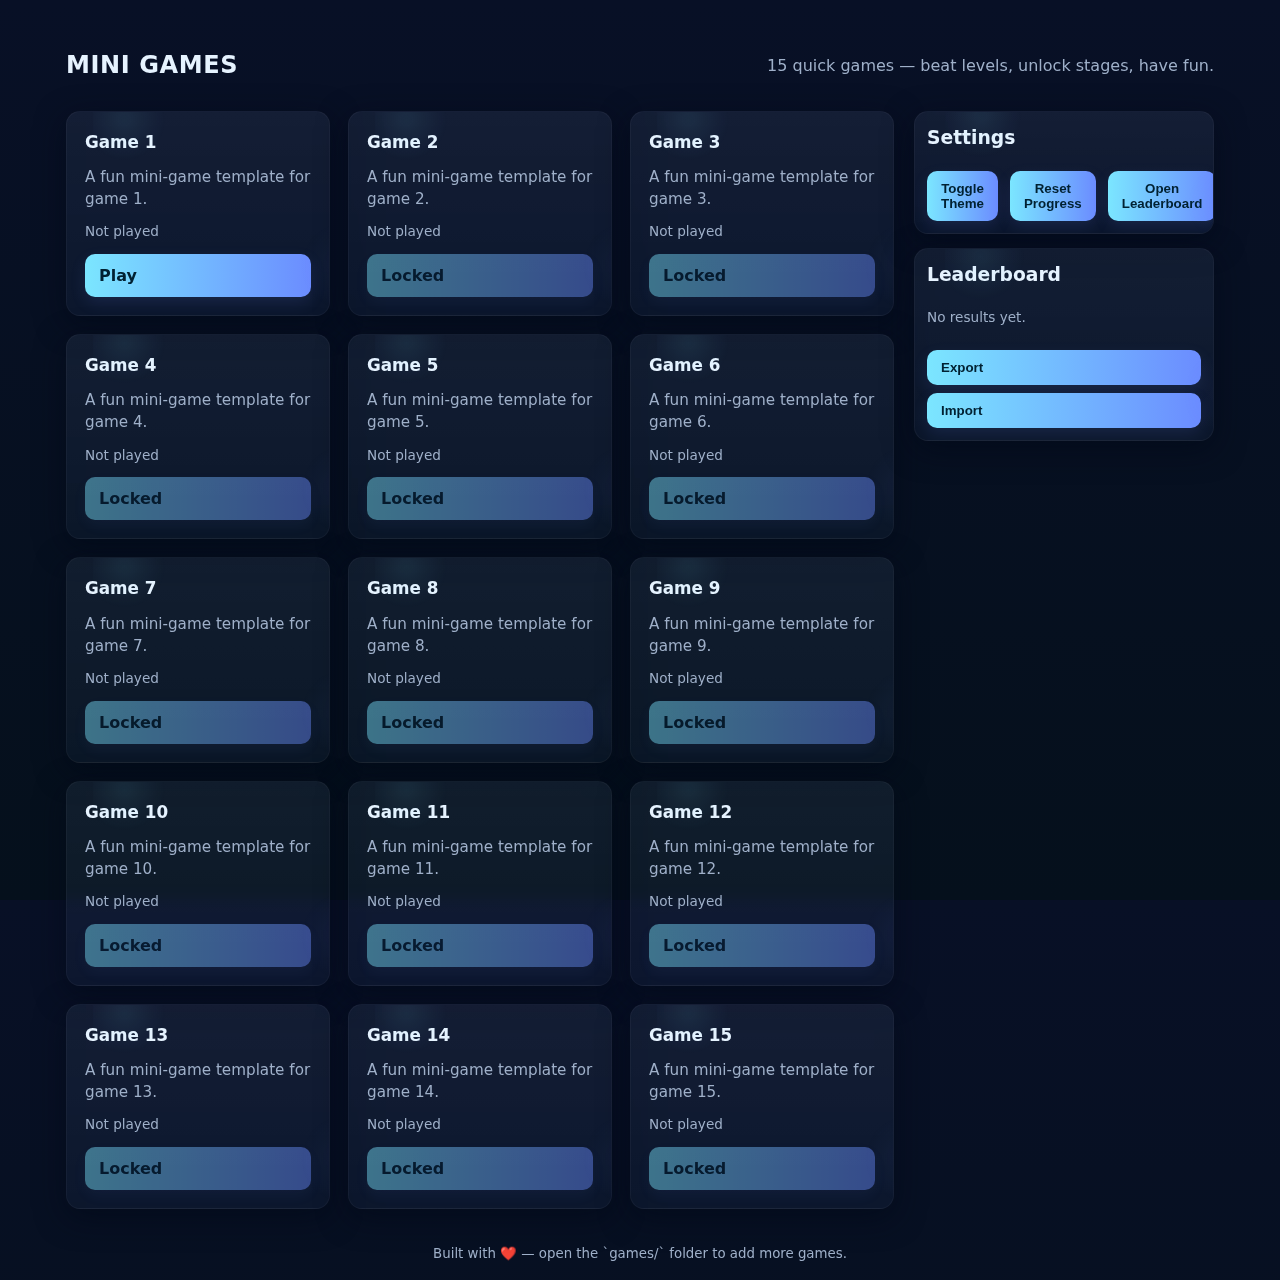
<file: MINI GAMES/index.html>
<!doctype html>
<html lang="en">
    <head>
        <meta charset="utf-8">
        <meta name="viewport" content="width=device-width,initial-scale=1">
        <title>MINI GAMES — Home</title>
        <link rel="stylesheet" href="style.css">
        <link rel="stylesheet" href="css/style.css">
        <script src="js/main.js" defer></script>
    </head>
    <body>
        <div class="site">
            <header class="site-header">
                <h1>MINI GAMES</h1>
                <p>15 quick games — beat levels, unlock stages, have fun.</p>
            </header>

                        <div style="display:flex;gap:20px;align-items:flex-start;">
                            <section class="stages" style="flex:1;">
                                    <div class="games-grid" id="stagesGrid">
                                            <!-- stage cards generated by JS -->
                                    </div>
                            </section>

                            <aside style="width:300px;">
                                <div class="game-card" style="padding:12px;">
                                    <h3 style="margin-bottom:8px">Settings</h3>
                                    <div class="controls">
                                        <button id="themeBtn" class="btn">Toggle Theme</button>
                                                                        <button id="resetBtn" class="btn">Reset Progress</button>
                                                                        <button id="openLb" class="btn">Open Leaderboard</button>
                                    </div>
                                </div>

                                <div class="game-card" style="margin-top:14px;padding:12px;">
                                    <h3 style="margin-bottom:8px">Leaderboard</h3>
                                    <div id="leaderboard" class="meta">Loading...</div>
                                                                    <div style="margin-top:10px;display:flex;flex-direction:column;gap:8px">
                                                                        <button id="exportBtn" class="btn">Export</button>
                                                                        <button id="importBtn" class="btn">Import</button>
                                                                    </div>
                                                                </div>
                            </aside>
                        </div>

                        <footer class="footer">
                                <small>Built with ❤️ — open the `games/` folder to add more games.</small>
                        </footer>
        </div>
    </body>
        <script>
            function renderLeaderboard(){
                const lb = document.getElementById('leaderboard');
                if (!lb) return;
                const data = window.getLeaderboard();
                const keys = Object.keys(data).sort();
                if (!keys.length) { lb.textContent = 'No results yet.'; return; }
                lb.innerHTML = keys.map(k=>{
                    const r = data[k];
                    return `<div style="margin-bottom:6px"><strong>Game ${k}:</strong> ${r.value}${r.mode==='higher'? ' pts' : r.mode==='lower'? ' s' : ''}</div>`;
                }).join('');
            }

            document.addEventListener('DOMContentLoaded', ()=>{
                renderLeaderboard();
                document.getElementById('themeBtn').addEventListener('click', ()=>{ window.toggleTheme(); });
                document.getElementById('resetBtn').addEventListener('click', ()=>{ if(confirm('Reset progress?')){ window.resetProgress(); renderLeaderboard(); } });
                        document.getElementById('openLb').addEventListener('click', ()=>{ document.getElementById('lbModal').style.display='block'; renderLbModal(); });
                        document.getElementById('exportBtn').addEventListener('click', ()=>{ const data = window.exportProgress(); navigator.clipboard && navigator.clipboard.writeText(data); alert('Export copied to clipboard'); });
                        document.getElementById('importBtn').addEventListener('click', ()=>{ const j = prompt('Paste exported JSON'); if (j && window.importProgress(j)) { alert('Imported'); renderLeaderboard(); } else alert('Import failed'); });
            });
    
                function renderLbModal(){
                    const el = document.getElementById('lbContent');
                    const data = window.getLeaderboard();
                    const keys = Object.keys(data).sort();
                    if (!keys.length) { el.innerHTML = '<div class="meta">No results yet.</div>'; return; }
                    el.innerHTML = keys.map(k=>{ const r=data[k]; return `<div style="padding:6px 0;border-bottom:1px solid rgba(255,255,255,0.04)"><strong>Game ${k}</strong>: ${r.value}${r.mode==='higher'?' pts': r.mode==='lower'?' s':''}</div>` }).join('');
                }

                // modal close
                document.addEventListener('click', (e)=>{ if (e.target && e.target.id==='lbModalClose') document.getElementById('lbModal').style.display='none'; });
        </script>

                <div id="lbModal" style="display:none;position:fixed;left:0;top:0;right:0;bottom:0;background:rgba(2,6,15,0.6);align-items:center;justify-content:center;padding:20px">
                    <div style="max-width:720px;margin:auto;background:linear-gradient(180deg,rgba(255,255,255,0.03),rgba(255,255,255,0.02));padding:18px;border-radius:12px;">
                        <div style="display:flex;justify-content:space-between;align-items:center"><h3>Leaderboard</h3><button id="lbModalClose" class="btn">Close</button></div>
                        <div id="lbContent" style="margin-top:12px;max-height:400px;overflow:auto"></div>
                    </div>
                </div>
</html>
</file>
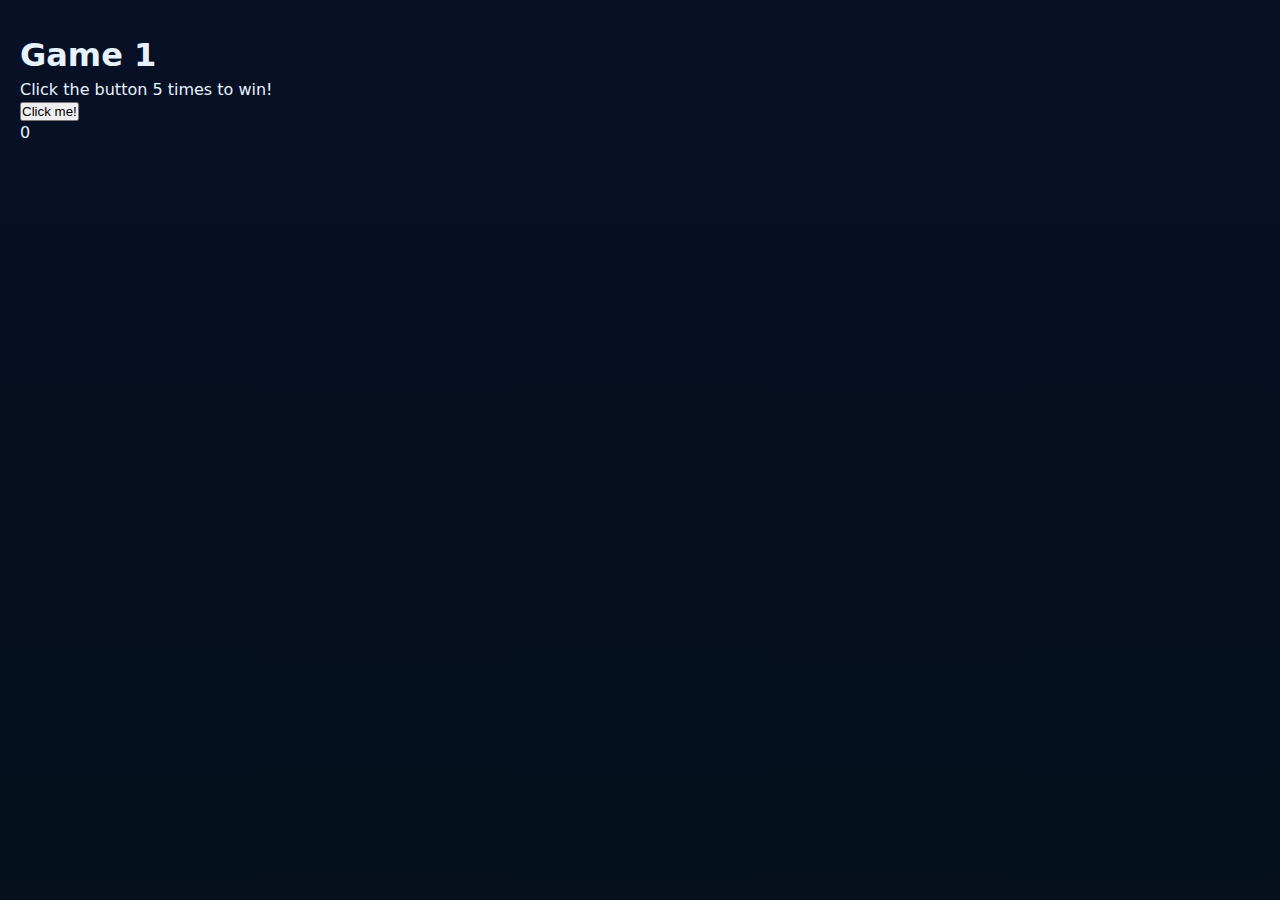
<file: MINI GAMES/game1.html>
<link rel="stylesheet" href="css/style.css">
<script src="js/main.js" defer></script>


<!DOCTYPE html>
<html lang="en">
<head>
<meta charset="UTF-8">
<meta name="viewport" content="width=device-width, initial-scale=1.0">
<title>Game 1</title>
<link rel="stylesheet" href="css/style.css">
<script src="js/main.js" defer></script>
</head>
<body>
<h1>Game 1</h1>
<p>Click the button 5 times to win!</p>
<button id="btn">Click me!</button>
<p id="score">0</p>

<script>
let score=0;
document.getElementById('btn').onclick=()=>{
    score++;
    document.getElementById('score').innerText=score;
    if(score>=5){
        alert("You completed Game 1!");
        localStorage.setItem('stage2Unlocked','true');
        window.location.href='stage1.html';
    }
};
</script>
</body>
</html>
</file>
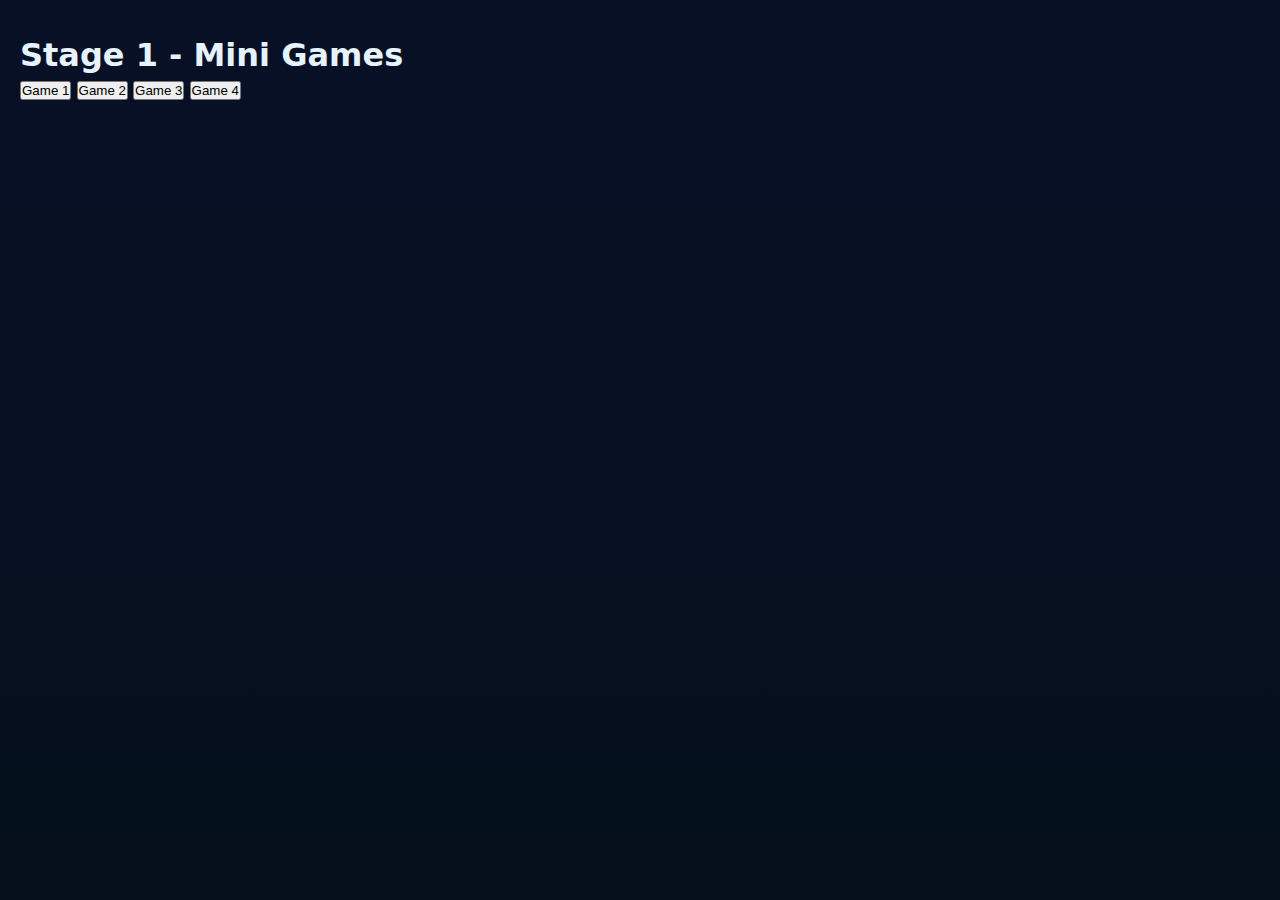
<file: MINI GAMES/stage1.html>
<link rel="stylesheet" href="css/style.css">
<script src="js/main.js" defer></script>


<!DOCTYPE html>
<html lang="en">
<head>
<meta charset="UTF-8">
<meta name="viewport" content="width=device-width, initial-scale=1.0">
<title>Stage 1</title>
<link rel="stylesheet" href="css/style.css">
<script src="js/main.js" defer></script>
</head>
<body>
<h1>Stage 1 - Mini Games</h1>
<div class="games">
    <button onclick="playGame(1)">Game 1</button>
    <button onclick="playGame(2)">Game 2</button>
    <button onclick="playGame(3)">Game 3</button>
    <button onclick="playGame(4)">Game 4</button>
</div>
<script>
function playGame(num){ window.location.href=`game${num}.html`; }
</script>
</body>
</html>
</file>
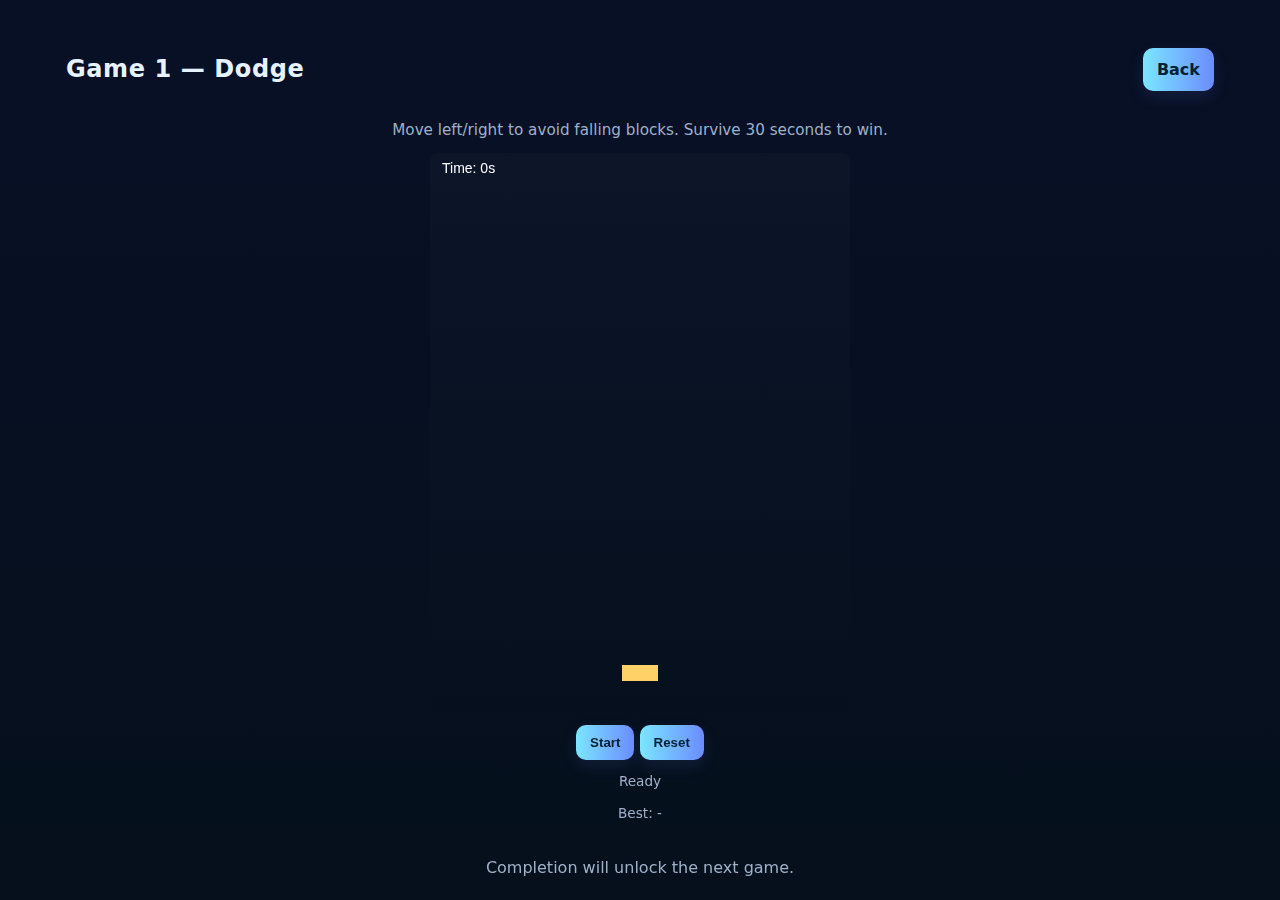
<file: MINI GAMES/games/game1.html>
<!doctype html>
<html lang="en">
<head>
  <meta charset="utf-8">
  <meta name="viewport" content="width=device-width,initial-scale=1">
  <title>Game 1 — Dodge</title>
  <link rel="stylesheet" href="../style.css">
  <link rel="stylesheet" href="../css/style.css">
  <style>
    /* small overrides for the game page */
    .play-area { display:flex; flex-direction:column; gap:12px; align-items:center; }
    canvas { background:linear-gradient(180deg, rgba(255,255,255,0.02), rgba(0,0,0,0.02)); border-radius:8px; }
  </style>
</head>
<body>
  <div class="site">
    <header class="site-header">
      <h1>Game 1 — Dodge</h1>
      <a class="btn" href="../index.html">Back</a>
    </header>

    <main class="play-area">
      <p class="game-desc">Move left/right to avoid falling blocks. Survive 30 seconds to win.</p>
      <canvas id="gameCanvas" width="420" height="560"></canvas>
      <div>
        <button id="startBtn" class="btn">Start</button>
        <button id="resetBtn" class="btn">Reset</button>
      </div>
      <div id="status" class="meta">Ready</div>
      <div id="best" class="meta">Best: -</div>
    </main>

    <footer class="footer">Completion will unlock the next game.</footer>
  </div>

  <script>
  // Simple canvas dodge game as an example
  const canvas = document.getElementById('gameCanvas');
  const ctx = canvas.getContext('2d');
  const player = { x:canvas.width/2 - 18, y: canvas.height - 48, w:36, h:16, speed:6 };
  let obstacles = [];
  let running = false;
  let elapsed = 0;
  let lastTs = 0;
  let score = 0;

  document.addEventListener('keydown', (e)=>{
    if (!running) return;
    if (e.key === 'ArrowLeft') player.x -= player.speed*2;
    if (e.key === 'ArrowRight') player.x += player.speed*2;
    player.x = Math.max(0, Math.min(canvas.width - player.w, player.x));
  });

  function spawnObstacle(){
    const w = 24 + Math.random()*48;
    const x = Math.random()*(canvas.width - w);
    obstacles.push({ x, y:-20, w, h:12, speed: 1 + Math.random()*2 });
  }

  function update(dt){
    elapsed += dt;
    if (elapsed > 30_000) { // 30s win
      running = false; 
      const seconds = Math.floor(elapsed/1000);
      document.getElementById('status').textContent = `You win! ${seconds}s`;
      try { // use global helper to set score and unlock next
        if (window.setScore) window.setScore(1, seconds);
        else {
          const state = JSON.parse(localStorage.getItem('miniGamesState')) || { unlocked:1, scores:{} };
          state.unlocked = Math.max(state.unlocked||1, 2);
          state.scores = state.scores || {};
          state.scores[1] = Math.min(state.scores[1] || 9999, seconds);
          localStorage.setItem('miniGamesState', JSON.stringify(state));
        }
      } catch(e){console.warn(e)}
      updateBest();
      return;
    }

    // spawn occasionally
    if (Math.random() < 0.02) spawnObstacle();

    obstacles.forEach(o=> o.y += o.speed*dt*0.06);
    obstacles = obstacles.filter(o=> o.y < canvas.height + 40);

    // collision
    for (const o of obstacles){
      if (o.x < player.x + player.w && o.x + o.w > player.x && o.y < player.y + player.h && o.y + o.h > player.y){
        running = false; document.getElementById('status').textContent = 'You crashed! Try again.'; return;
      }
    }
  }

  function draw(){
    ctx.clearRect(0,0,canvas.width,canvas.height);
    // player
    ctx.fillStyle = '#ffd166'; ctx.fillRect(player.x, player.y, player.w, player.h);
    // obstacles
    ctx.fillStyle = '#ff6b6b';
    obstacles.forEach(o=> ctx.fillRect(o.x, o.y, o.w, o.h));
    // timer
    ctx.fillStyle = '#fff'; ctx.font = '14px sans-serif';
    ctx.fillText(`Time: ${Math.floor(elapsed/1000)}s`, 12, 20);
  }

  function loop(ts){
    if (!lastTs) lastTs = ts; const dt = ts - lastTs; lastTs = ts;
    if (running) update(dt);
    draw();
    requestAnimationFrame(loop);
  }

  document.getElementById('startBtn').addEventListener('click', ()=>{
    if (!running){ running=true; elapsed=0; obstacles=[]; lastTs=0; document.getElementById('status').textContent='Playing'; }
  });
  document.getElementById('resetBtn').addEventListener('click', ()=>{ running=false; elapsed=0; obstacles=[]; document.getElementById('status').textContent='Ready'; });

  requestAnimationFrame(loop);

  function updateBest(){
    try{
      let best = null;
      if (window.getScore) best = window.getScore(1);
      else {
        const state = JSON.parse(localStorage.getItem('miniGamesState')) || { scores:{} };
        best = state.scores && state.scores[1];
      }
      document.getElementById('best').textContent = best ? `Best: ${best}s` : 'Best: -';
    }catch(e){}
  }

  // show best on load
  updateBest();
  </script>
</body>
</html>
</file>
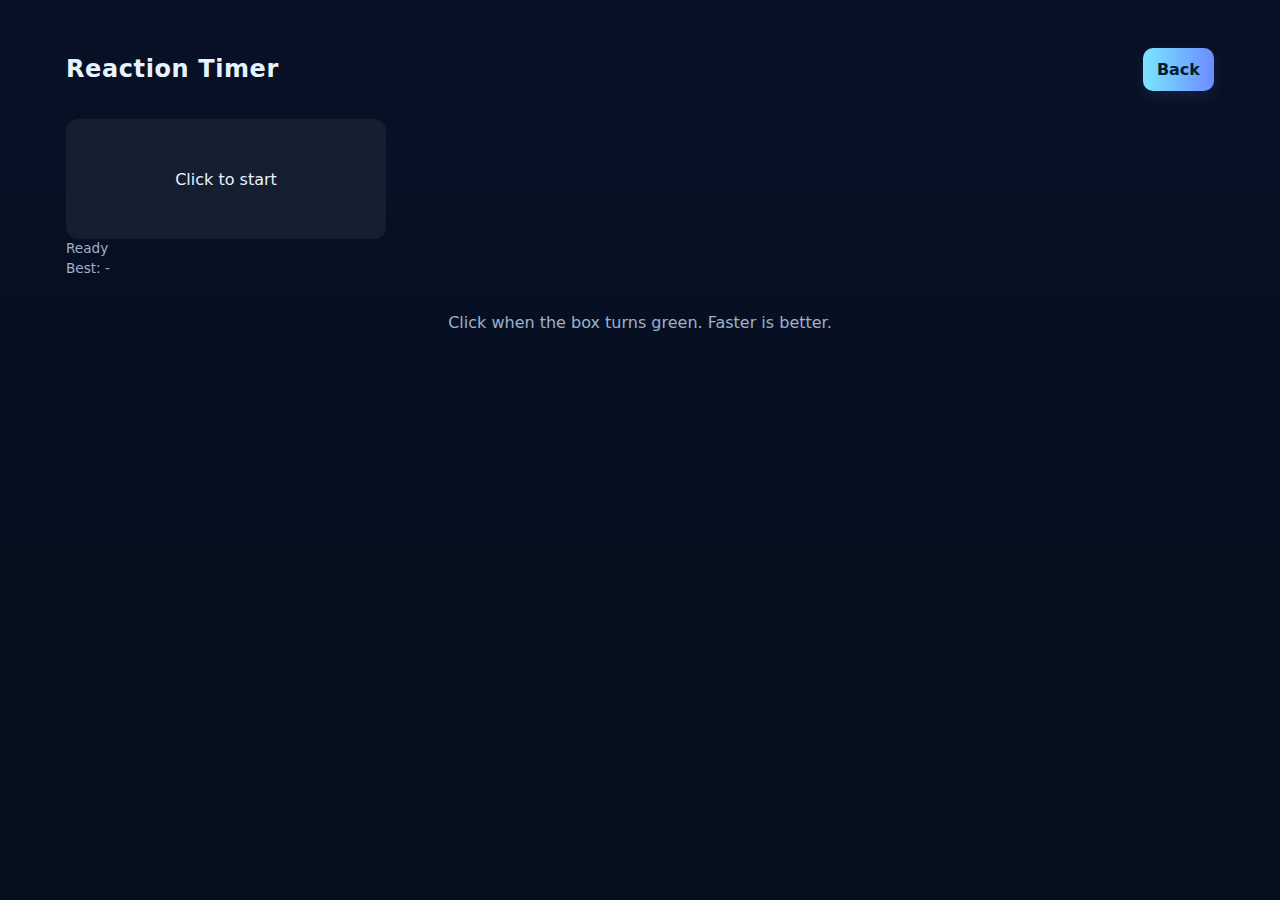
<file: MINI GAMES/games/game2.html>
<!doctype html>
<html lang="en">
<head>
  <meta charset="utf-8">
  <meta name="viewport" content="width=device-width,initial-scale=1">
  <title>Game 2 — Reaction Timer</title>
  <link rel="stylesheet" href="../style.css">
  <link rel="stylesheet" href="../css/style.css">
</head>
<body>
  <div class="site">
    <header class="site-header">
      <h1>Reaction Timer</h1>
      <a class="btn" href="../index.html">Back</a>
    </header>

    <main class="play-area center" style="flex-direction:column;">
      <div id="box" style="width:320px;height:120px;border-radius:12px;display:flex;align-items:center;justify-content:center;background:var(--glass);cursor:pointer;">
        <div id="boxText">Click to start</div>
      </div>
      <div id="status" class="meta">Ready</div>
      <div id="best" class="meta">Best: -</div>
    </main>

    <footer class="footer">Click when the box turns green. Faster is better.</footer>
  </div>

  <script>
  const box = document.getElementById('box');
  const boxText = document.getElementById('boxText');
  const status = document.getElementById('status');
  let phase = 'idle';
  let startAt = 0;
  let timer = null;

  function setBest(v){ try{ if(window.setResult) window.setResult(2, Math.round(v), 'lower'); }catch(e){}; updateBest(); }
  function updateBest(){ try{ const r = window.getResult?window.getResult(2):JSON.parse(localStorage.getItem('miniGamesState')||'{}').results&&JSON.parse(localStorage.getItem('miniGamesState')).results[2]; document.getElementById('best').textContent = r? `Best: ${r.value}s`:'Best: -'; }catch(e){} }

  box.addEventListener('click', ()=>{
    if (phase === 'idle'){
      phase = 'waiting';
      box.style.background = 'rgba(255,180,100,0.12)';
      boxText.textContent = 'Wait for green...';
      status.textContent = '';
      const delay = 800 + Math.random()*2000;
      timer = setTimeout(()=>{
        phase = 'go'; startAt = performance.now(); box.style.background = 'linear-gradient(90deg,#8ef0c9,#7be6ff)'; boxText.textContent='CLICK!';
      }, delay);
    } else if (phase === 'waiting'){
      // clicked too early
      clearTimeout(timer); phase = 'idle'; box.style.background='var(--glass)'; boxText.textContent='Too soon! Click to retry'; status.textContent='Too soon!';
    } else if (phase === 'go'){
      const dt = (performance.now() - startAt)/1000;
      status.textContent = `Reaction: ${dt.toFixed(3)}s`;
      setBest(dt.toFixed(3));
      phase = 'idle'; box.style.background='var(--glass)'; boxText.textContent='Click to start';
    }
  });

  updateBest();
  </script>
</body>
</html>
</file>
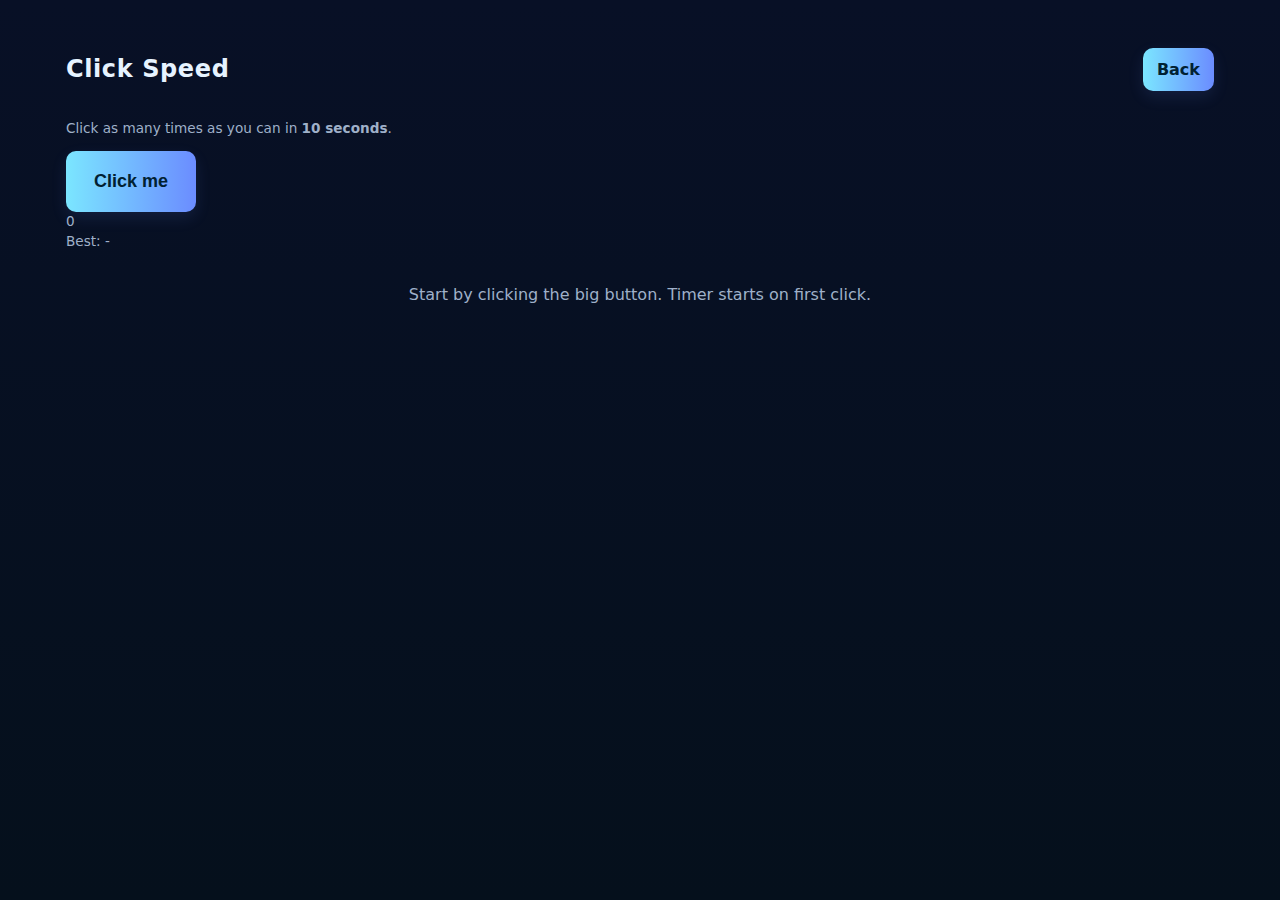
<file: MINI GAMES/games/game3.html>
<!doctype html>
<html lang="en">
<head>
  <meta charset="utf-8">
  <meta name="viewport" content="width=device-width,initial-scale=1">
  <title>Game 3 — Click Speed</title>
  <link rel="stylesheet" href="../style.css">
  <link rel="stylesheet" href="../css/style.css">
</head>
<body>
  <div class="site">
    <header class="site-header">
      <h1>Click Speed</h1>
      <a class="btn" href="../index.html">Back</a>
    </header>

    <main class="play-area center" style="flex-direction:column;">
      <div class="meta">Click as many times as you can in <strong>10 seconds</strong>.</div>
      <button id="clickBtn" class="btn" style="font-size:18px;padding:20px 28px;margin-top:12px;">Click me</button>
      <div id="score" class="meta">0</div>
      <div id="best" class="meta">Best: -</div>
    </main>

    <footer class="footer">Start by clicking the big button. Timer starts on first click.</footer>
  </div>

  <script>
  const clickBtn = document.getElementById('clickBtn');
  const scoreEl = document.getElementById('score');
  let started = false; let count = 0; let endAt = 0; let timerId = null;

  function finish(){
    started=false; clickBtn.disabled=true; scoreEl.textContent = count; if(window.setResult) window.setResult(3, count, 'higher'); document.getElementById('best').textContent = window.getResult? `Best: ${window.getResult(3).value}` : 'Best: -';
  }

  clickBtn.addEventListener('click', ()=>{
    if (!started){ started=true; count=0; clickBtn.textContent='Click!'; scoreEl.textContent=0; endAt = performance.now() + 10000; timerId = setInterval(()=>{ if(performance.now()>endAt){ clearInterval(timerId); finish(); } }, 50); }
    if (started){ count++; scoreEl.textContent = count; }
  });

  // show best on load
  try{ const r = window.getResult?window.getResult(3):null; document.getElementById('best').textContent = r? `Best: ${r.value}`:'Best: -'; }catch(e){}
  </script>
</body>
</html>
</file>
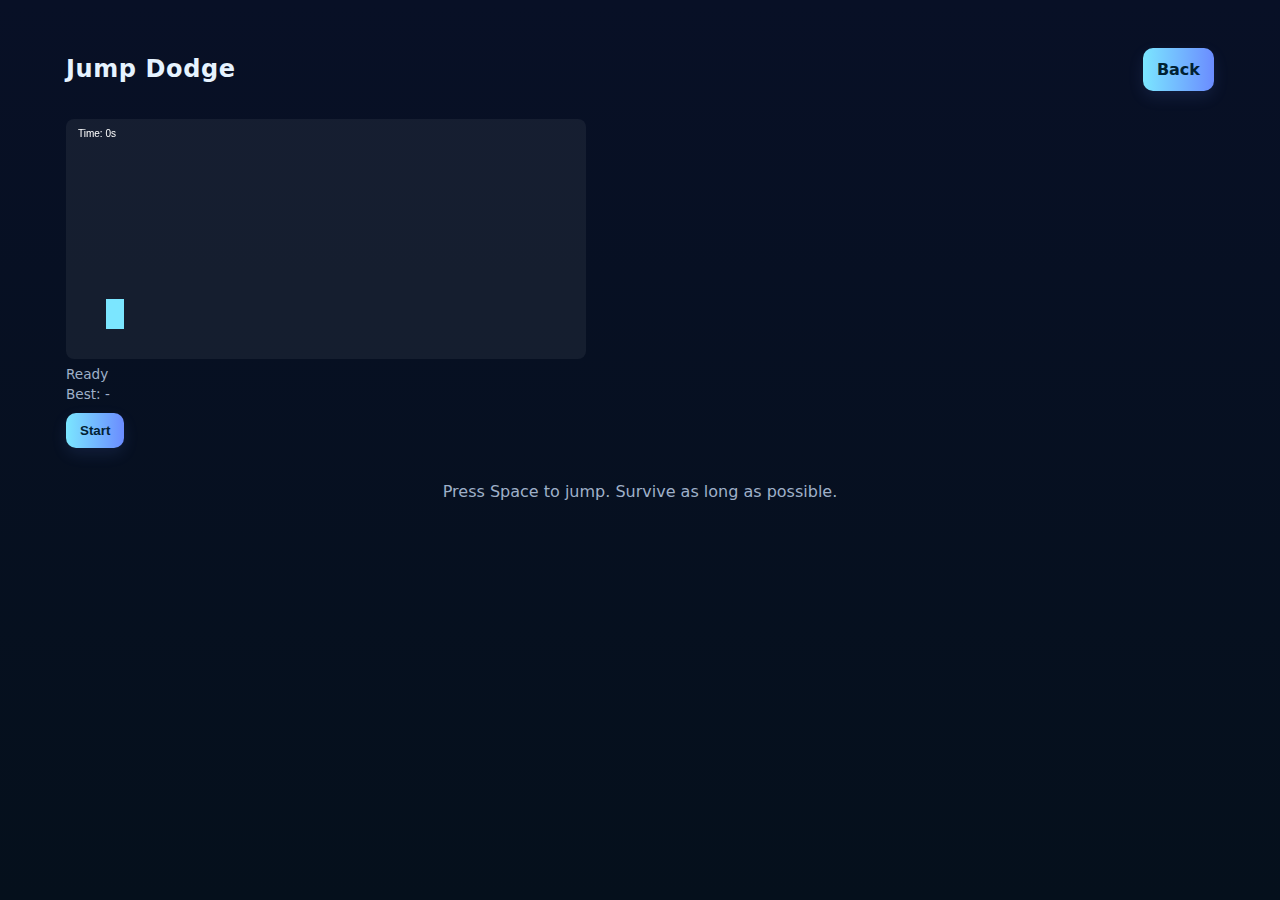
<file: MINI GAMES/games/game4.html>
<!doctype html>
<html lang="en">
<head>
  <meta charset="utf-8">
  <meta name="viewport" content="width=device-width,initial-scale=1">
  <title>Game 4 — Jump Dodge</title>
  <link rel="stylesheet" href="../style.css">
  <link rel="stylesheet" href="../css/style.css">
</head>
<body>
  <div class="site">
    <header class="site-header">
      <h1>Jump Dodge</h1>
      <a class="btn" href="../index.html">Back</a>
    </header>

    <main class="play-area center" style="flex-direction:column;">
      <canvas id="c" width="520" height="240" style="border-radius:8px;background:var(--glass);"></canvas>
      <div id="status" class="meta">Ready</div>
      <div id="best" class="meta">Best: -</div>
      <div style="margin-top:8px"><button id="start" class="btn">Start</button></div>
    </main>

    <footer class="footer">Press Space to jump. Survive as long as possible.</footer>
  </div>

  <script>
  const canvas = document.getElementById('c'); const ctx = canvas.getContext('2d');
  let running=false, last=0, t0=0, best=null; const player={x:40,y:180,w:18,h:30,vy:0}; let obstacles=[];

  function spawn(){ obstacles.push({x:canvas.width+20,y:180-12,w:18,h:12,speed:2+Math.random()*2}); }

  function update(dt){
    if (!running) return; t0+=dt; player.vy += 0.002*dt; player.y += player.vy*dt*0.06;
    if (player.y>180) { player.y=180; player.vy=0; }
    if (Math.random()<0.01) spawn();
    obstacles.forEach(o=> o.x -= o.speed*dt*0.06);
    obstacles = obstacles.filter(o=> o.x+o.w> -20);
    for (const o of obstacles){ if (o.x < player.x+player.w && o.x+o.w>player.x && o.y<player.y+player.h && o.y+o.h>player.y){ stop(); } }
  }

  function draw(){ ctx.clearRect(0,0,canvas.width,canvas.height); ctx.fillStyle='#7be6ff'; ctx.fillRect(player.x,player.y,player.w,player.h); ctx.fillStyle='#ff6b6b'; obstacles.forEach(o=>ctx.fillRect(o.x,o.y,o.w,o.h)); ctx.fillStyle='#fff'; ctx.fillText(`Time: ${Math.floor(t0/1000)}s`,12,18); }

  function loop(ts){ if(!last) last=ts; const dt=ts-last; last=ts; if (running) update(dt); draw(); requestAnimationFrame(loop); }

  function start(){ running=true; last=0; t0=0; obstacles=[]; player.y=180; player.vy=0; document.getElementById('status').textContent='Playing'; }
  function stop(){ running=false; document.getElementById('status').textContent='Crashed'; const seconds = Math.floor(t0/1000); try{ if(window.setResult) window.setResult(4, seconds, 'higher'); }catch(e){}; updateBest(); }

  function updateBest(){ try{ const r = window.getResult?window.getResult(4):null; document.getElementById('best').textContent = r? `Best: ${r.value}s`:'Best: -'; }catch(e){} }

  document.addEventListener('keydown', (e)=>{ if (e.code==='Space'){ if (!running) start(); else if (player.y>=178) player.vy = -7; } });
  document.getElementById('start').addEventListener('click', ()=> start());
  requestAnimationFrame(loop);
  updateBest();
  </script>
</body>
</html>
</file>
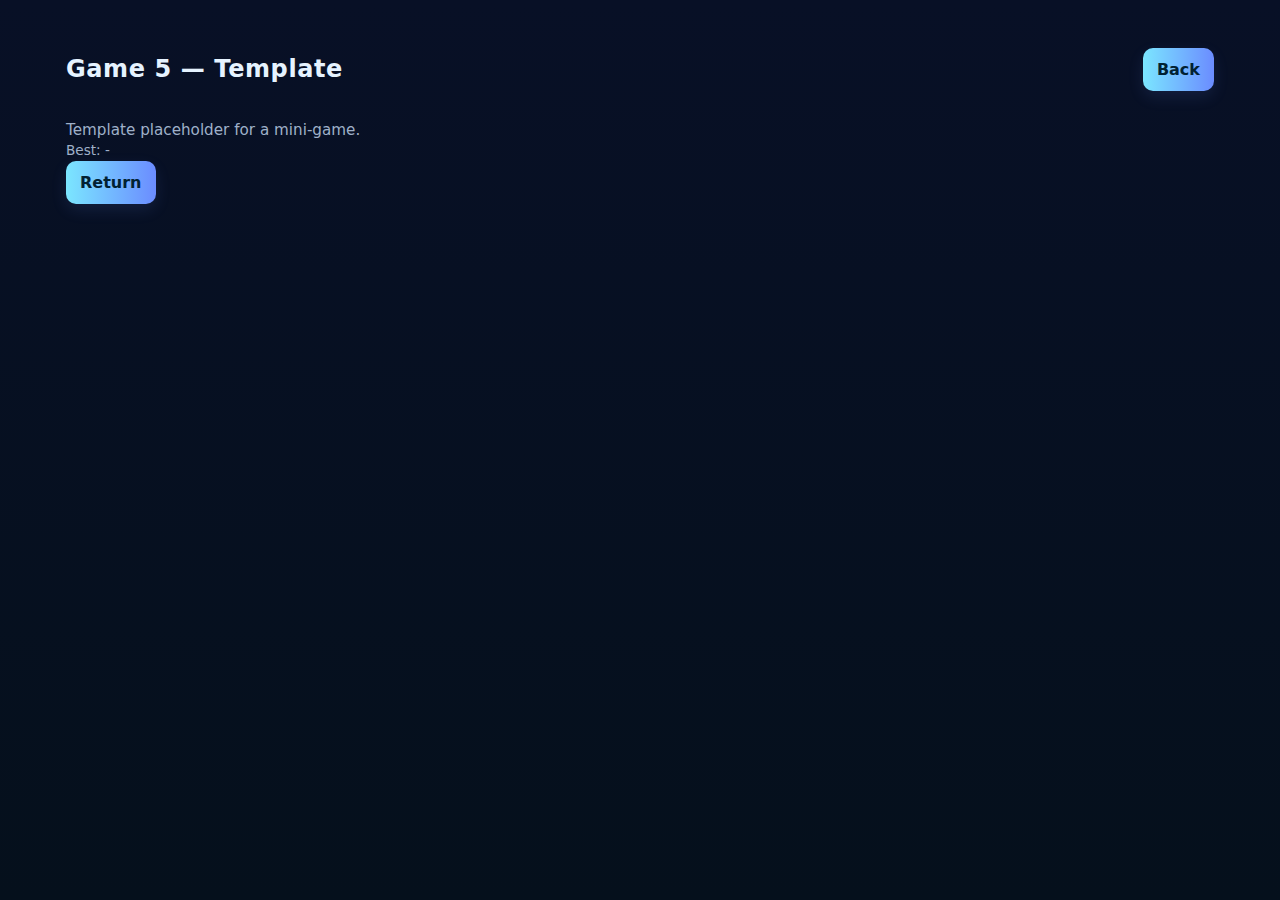
<file: MINI GAMES/games/game5.html>
<!doctype html>
<html lang="en">
<head>
  <meta charset="utf-8">
  <meta name="viewport" content="width=device-width,initial-scale=1">
  <title>Game 5 — Template</title>
  <link rel="stylesheet" href="../style.css">
  <link rel="stylesheet" href="../css/style.css">
</head>
<body>
  <div class="site">
    <header class="site-header">
      <h1>Game 5 — Template</h1>
      <a class="btn" href="../index.html">Back</a>
    </header>
    <main class="play-area">
      <p class="game-desc">Template placeholder for a mini-game.</p>
      <div id="best" class="meta">Best: -</div>
      <a class="btn" href="../index.html">Return</a>
    </main>
    <script>try{ const r = window.getResult?window.getResult(5):null; document.getElementById('best').textContent = r? `Best: ${r.value}`:'Best: -'; }catch(e){};</script>
    <footer class="footer"></footer>
  </div>
</body>
</html>
</file>
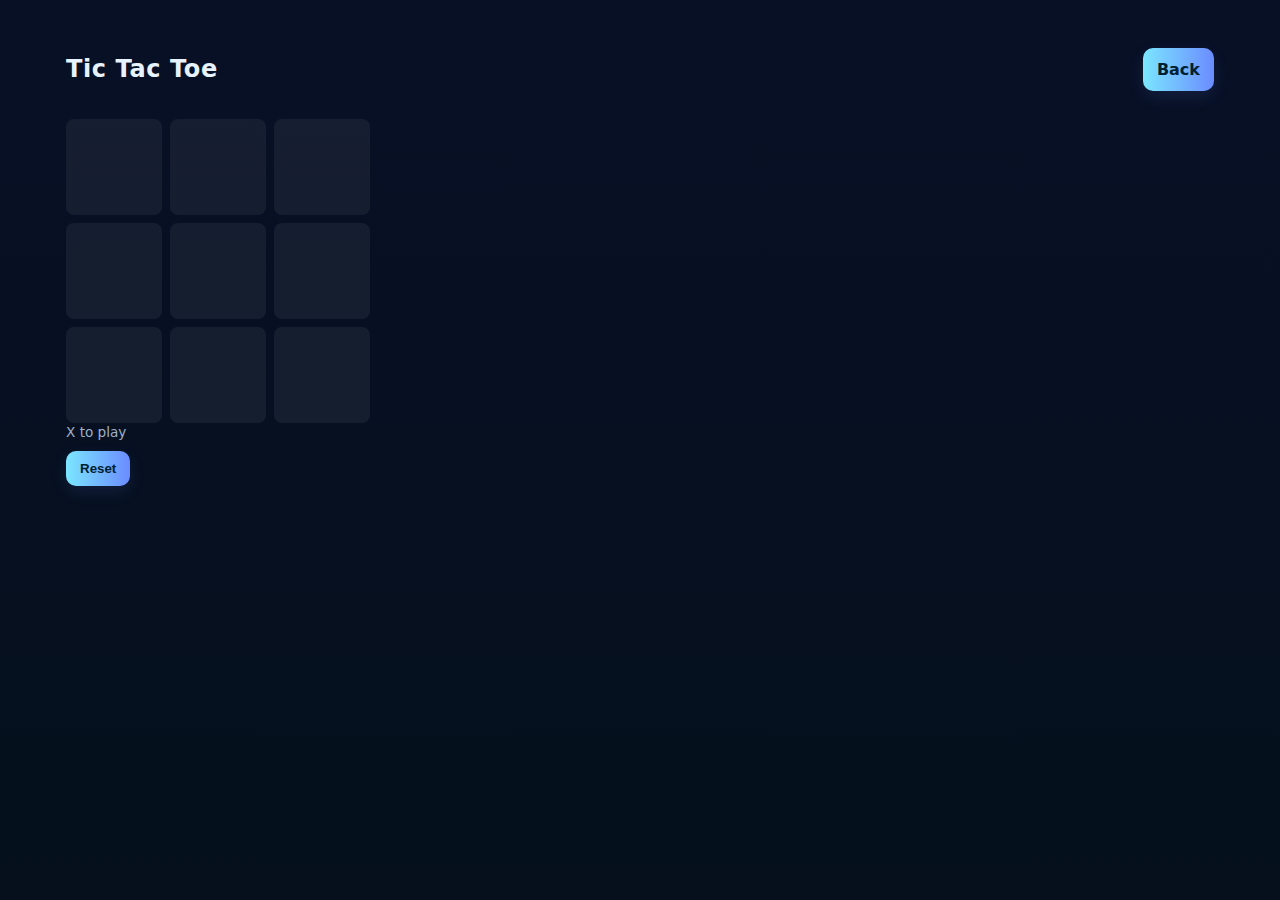
<file: MINI GAMES/games/game6.html>
<!doctype html>
<html lang="en">
<head>
  <meta charset="utf-8">
  <meta name="viewport" content="width=device-width,initial-scale=1">
  <title>Game 6 — Tic Tac Toe</title>
  <link rel="stylesheet" href="../style.css">
  <link rel="stylesheet" href="../css/style.css">
  <style>.board{display:grid;grid-template-columns:repeat(3,96px);gap:8px}.cell{width:96px;height:96px;background:var(--glass);display:flex;align-items:center;justify-content:center;font-size:40px;cursor:pointer;border-radius:8px}</style>
</head>
<body>
  <div class="site">
    <header class="site-header"><h1>Tic Tac Toe</h1><a class="btn" href="../index.html">Back</a></header>
    <main class="play-area center" style="flex-direction:column;">
      <div class="board" id="board"></div>
      <div id="status" class="meta">X to play</div>
      <div style="margin-top:8px"><button id="reset" class="btn">Reset</button></div>
    </main>
  </div>
  <script>
  const boardEl = document.getElementById('board'); const status=document.getElementById('status'); let board = Array(9).fill(null); let turn='X'; let moves=0; let finished=false; function render(){ boardEl.innerHTML=''; board.forEach((v,i)=>{ const c=document.createElement('div'); c.className='cell'; c.textContent=v||''; c.addEventListener('click', ()=> clickCell(i)); boardEl.appendChild(c); }); }
  function clickCell(i){ if (finished || board[i]) return; board[i]=turn; moves++; check(); turn = turn==='X'?'O':'X'; status.textContent = finished? status.textContent : `${turn} to play`; render(); }
  function check(){ const lines=[[0,1,2],[3,4,5],[6,7,8],[0,3,6],[1,4,7],[2,5,8],[0,4,8],[2,4,6]]; for(const l of lines){ const [a,b,c]=l; if (board[a] && board[a]===board[b] && board[a]===board[c]){ finished=true; status.textContent = `${board[a]} wins!`; // record moves (lower moves better)
    try{ if(window.setResult) window.setResult(6, moves, 'lower'); }catch(e){}; return; } } if (moves===9){ finished=true; status.textContent='Draw'; try{ if(window.setResult) window.setResult(6, moves, 'lower'); }catch(e){} } }
  document.getElementById('reset').addEventListener('click', ()=>{ board=Array(9).fill(null); turn='X'; moves=0; finished=false; status.textContent='X to play'; render(); }); render();
  </script>
</body>
</html>
</file>
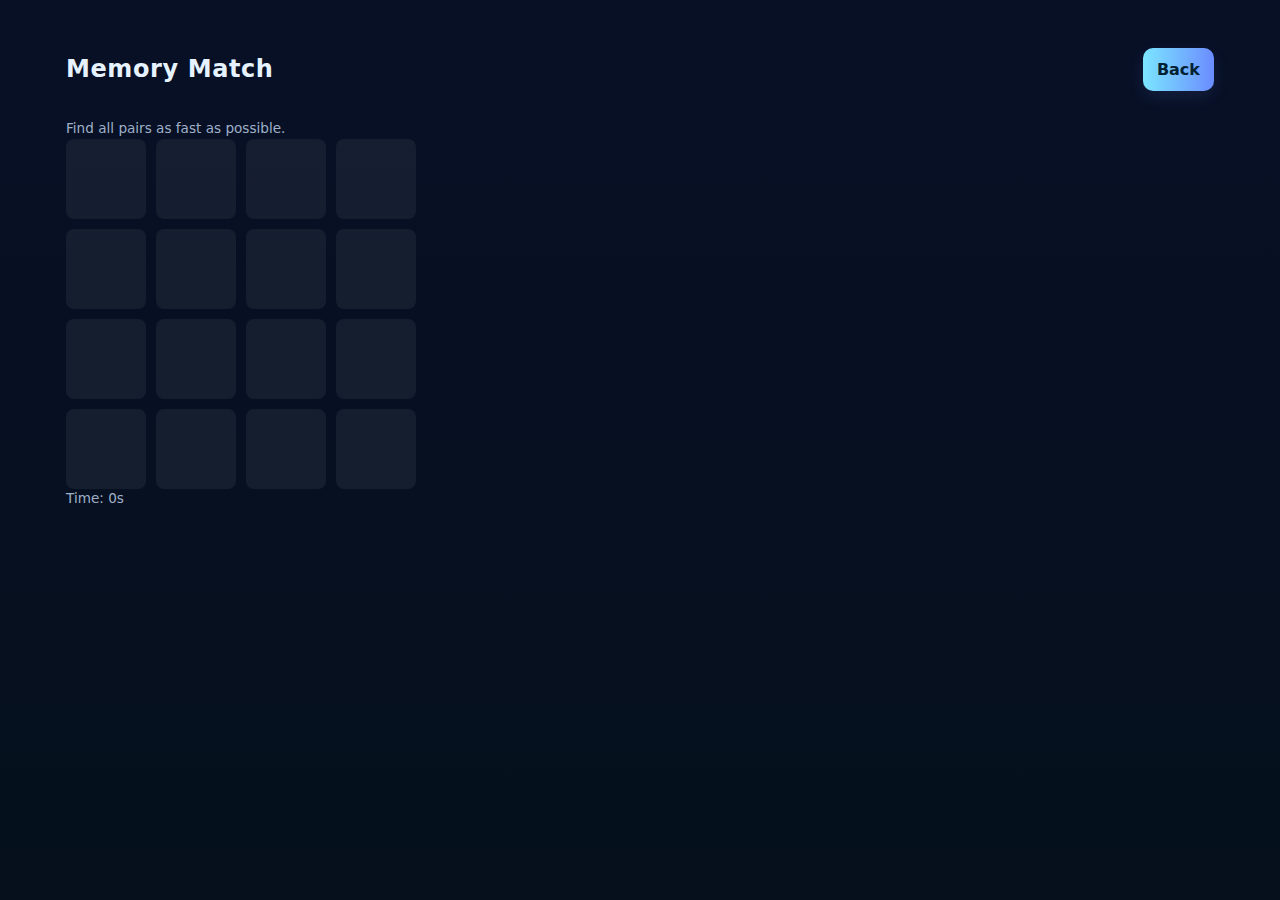
<file: MINI GAMES/games/game7.html>
<!doctype html>
<html lang="en">
<head>
  <meta charset="utf-8">
  <meta name="viewport" content="width=device-width,initial-scale=1">
  <title>Game 7 — Memory Match</title>
  <link rel="stylesheet" href="../style.css">
  <link rel="stylesheet" href="../css/style.css">
  <style>
    .grid{display:grid;grid-template-columns:repeat(4,80px);gap:10px}
    .card{width:80px;height:80px;background:var(--glass);border-radius:8px;display:flex;align-items:center;justify-content:center;font-size:28px;cursor:pointer}
  </style>
</head>
<body>
  <div class="site">
    <header class="site-header"><h1>Memory Match</h1><a class="btn" href="../index.html">Back</a></header>
    <main class="play-area center" style="flex-direction:column;">
      <div class="meta">Find all pairs as fast as possible.</div>
      <div class="grid" id="grid"></div>
      <div id="status" class="meta">Time: 0s</div>
    </main>
  </div>
  <script>
  const grid = document.getElementById('grid'); const status = document.getElementById('status'); let cards=[], first=null, second=null, matches=0, start=0, timer=0;
  function init(){ const items=[1,2,3,4,5,6,7,8]; cards = items.concat(items).sort(()=>Math.random()-0.5).map(v=>({v,flipped:false,matched:false})); grid.innerHTML=''; cards.forEach((c,i)=>{ const el=document.createElement('div'); el.className='card'; el.textContent = c.flipped||c.matched? c.v : ''; el.addEventListener('click', ()=> flip(i,el)); grid.appendChild(el); }); matches=0; start=performance.now(); requestAnimationFrame(tick); }
  function flip(i,el){ const c=cards[i]; if (c.flipped||c.matched) return; c.flipped=true; el.textContent=c.v; if (!first) first={i,el}; else if (!second){ second={i,el}; checkPair(); } }
  function checkPair(){ if (cards[first.i].v===cards[second.i].v){ cards[first.i].matched=true; cards[second.i].matched=true; matches++; first=second=null; if (matches===8){ const seconds=Math.floor((performance.now()-start)/1000); status.textContent=`Done: ${seconds}s`; try{ if(window.setResult) window.setResult(7, seconds, 'lower'); }catch(e){} } } else { setTimeout(()=>{ cards[first.i].flipped=false; cards[second.i].flipped=false; const a=grid.children[first.i], b=grid.children[second.i]; a.textContent=''; b.textContent=''; first=second=null; },700); } }
  function tick(){ status.textContent = `Time: ${Math.floor((performance.now()-start)/1000)}s`; requestAnimationFrame(tick); }
  init();
  </script>
</body>
</html>
</file>
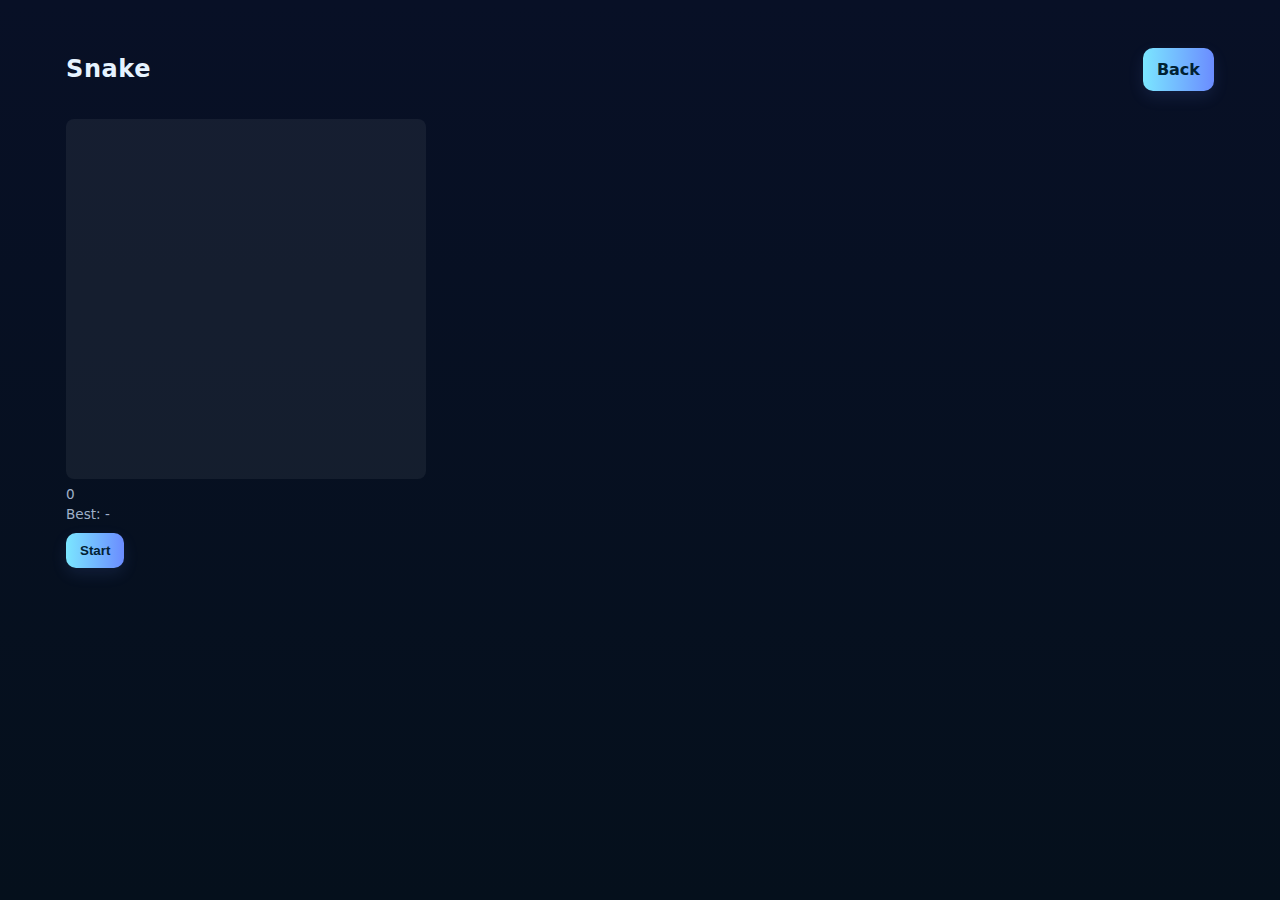
<file: MINI GAMES/games/game8.html>
<!doctype html>
<html lang="en">
<head>
  <meta charset="utf-8">
  <meta name="viewport" content="width=device-width,initial-scale=1">
  <title>Game 8 — Snake</title>
  <link rel="stylesheet" href="../style.css">
  <link rel="stylesheet" href="../css/style.css">
  <style>canvas{background:var(--glass);border-radius:8px}</style>
</head>
<body>
  <div class="site">
    <header class="site-header"><h1>Snake</h1><a class="btn" href="../index.html">Back</a></header>
    <main class="play-area center" style="flex-direction:column;">
      <canvas id="s" width="360" height="360"></canvas>
      <div id="score" class="meta">0</div>
      <div id="best" class="meta">Best: -</div>
      <div style="margin-top:8px"><button id="start" class="btn">Start</button></div>
    </main>
  </div>
  <script>
  const canvas=document.getElementById('s'), ctx=canvas.getContext('2d'); const cell=18; let snake,dir,food,loopId,score;
  function reset(){ snake=[{x:6,y:6}]; dir={x:1,y:0}; place(); score=0; document.getElementById('score').textContent=score; }
  function place(){ food={x:Math.floor(Math.random()*(canvas.width/cell)), y:Math.floor(Math.random()*(canvas.height/cell))}; }
  function step(){ const head={x:snake[0].x+dir.x, y:snake[0].y+dir.y}; if (head.x<0||head.y<0||head.x>=canvas.width/cell||head.y>=canvas.height/cell || snake.some(s=>s.x===head.x&&s.y===head.y)){ stop(); return; } snake.unshift(head); if (head.x===food.x&&head.y===food.y){ score++; place(); document.getElementById('score').textContent=score; } else snake.pop(); draw(); }
  function draw(){ ctx.clearRect(0,0,canvas.width,canvas.height); ctx.fillStyle='#7be6ff'; snake.forEach(s=>ctx.fillRect(s.x*cell,s.y*cell,cell-2,cell-2)); ctx.fillStyle='#ff6b6b'; ctx.fillRect(food.x*cell,food.y*cell,cell-2,cell-2); }
  function start(){ reset(); loopId=setInterval(step,120); document.getElementById('start').disabled=true; }
  function stop(){ clearInterval(loopId); document.getElementById('start').disabled=false; try{ if(window.setResult) window.setResult(8, score, 'higher'); }catch(e){}; const r=window.getResult?window.getResult(8):null; document.getElementById('best').textContent = r? `Best: ${r.value}`:'Best: -'; }
  document.addEventListener('keydown', e=>{ if (e.key==='ArrowUp') dir={x:0,y:-1}; if (e.key==='ArrowDown') dir={x:0,y:1}; if (e.key==='ArrowLeft') dir={x:-1,y:0}; if (e.key==='ArrowRight') dir={x:1,y:0}; });
  document.getElementById('start').addEventListener('click', ()=> start()); reset();</script>
</body>
</html>
</file>
<file: MINI GAMES/style.css>
/* style.css
     Root stylesheet for MINI GAMES (project root)
     This file provides baseline styles for pages that don't use `css/style.css`.
*/

:root{
    --bg-0:#061426;
    --bg-1:#041025;
    --card:#0c1a2a;
    --accent:#ffd166;
    --accent-2:#ff915f;
    --muted:#9fb0c9;
    --text:#eaf6ff;
}

*{box-sizing:border-box;margin:0;padding:0}
html,body{height:100%}
body{
    font-family:Segoe UI, Roboto, system-ui, -apple-system, 'Helvetica Neue', Arial;
    background:linear-gradient(180deg,var(--bg-0),var(--bg-1));
    color:var(--text);
    -webkit-font-smoothing:antialiased;
    -moz-osx-font-smoothing:grayscale;
    line-height:1.4;
}

.site{max-width:1100px;margin:28px auto;padding:16px}

.site-header{display:flex;align-items:center;justify-content:space-between;gap:12px;margin-bottom:20px}
.site-header h1{color:var(--accent);font-size:1.6rem}
.site-header p{color:var(--muted)}

.games-grid{display:grid;grid-template-columns:repeat(auto-fit,minmax(220px,1fr));gap:16px}

.game-card{background:linear-gradient(180deg,rgba(255,255,255,0.02),rgba(0,0,0,0.02));border-radius:10px;padding:14px;border:1px solid rgba(255,255,255,0.04);box-shadow:0 8px 20px rgba(0,0,0,0.45);display:flex;flex-direction:column;gap:10px}
.game-card:hover{transform:translateY(-6px);transition:transform .16s ease}
.game-title{font-weight:700}
.game-desc{color:var(--muted);font-size:.95rem}

.btn, a.btn{display:inline-block;padding:8px 12px;border-radius:8px;background:linear-gradient(90deg,var(--accent),var(--accent-2));color:#041025;text-decoration:none;font-weight:700}

.footer{text-align:center;color:var(--muted);margin-top:28px}

img{max-width:100%;display:block;border-radius:6px}

@media (max-width:480px){.site{padding:12px}.site-header h1{font-size:1.2rem}}

/* End of root stylesheet */
</file>
<file: MINI GAMES/css/style.css>
/* style.css
     Clean, responsive styles for the MINI GAMES site
*/

:root{
  --bg: linear-gradient(180deg,#081026 0%, #05101c 100%);
  --glass: rgba(255,255,255,0.06);
  --glass-2: rgba(255,255,255,0.03);
  --accent: #7be6ff;
  --accent-2: #6b8cff;
  --muted: #9fb0c9;
  --text: #e6f3ff;
  --radius: 14px;
}

*{box-sizing:border-box;margin:0;padding:0}
html,body{height:100%}
body{
  font-family: Inter, 'Segoe UI', Roboto, system-ui, -apple-system, 'Helvetica Neue', Arial;
  background:var(--bg);
  color:var(--text);
  -webkit-font-smoothing:antialiased;
  -moz-osx-font-smoothing:grayscale;
  line-height:1.45;
  padding:32px 20px;
}

.site{max-width:1180px;margin:0 auto}

.site-header{display:flex;align-items:center;justify-content:space-between;gap:16px;margin-bottom:28px}
.site-header h1{font-size:1.5rem;color:var(--text);letter-spacing:0.6px}
.site-header .subtitle{color:var(--muted);font-size:.95rem}

.controls{display:flex;gap:12px}

.games-grid{display:grid;grid-template-columns:repeat(auto-fit,minmax(220px,1fr));gap:18px}

.game-card{
  background:linear-gradient(180deg,var(--glass),var(--glass-2));
  border-radius:var(--radius);
  padding:18px;
  border:1px solid rgba(255,255,255,0.04);
  backdrop-filter: blur(8px) saturate(120%);
  box-shadow:0 8px 30px rgba(2,8,23,0.6);
  transition:transform .18s cubic-bezier(.2,.9,.2,1),box-shadow .18s ease;
  display:flex;flex-direction:column;gap:12px;min-height:120px;position:relative;overflow:hidden
}
.game-card::after{content:'';position:absolute;right:-30%;top:-20%;width:120%;height:120%;background:radial-gradient(circle at 10% 20%, rgba(123,230,255,0.08), transparent 12%), radial-gradient(circle at 80% 80%, rgba(107,140,255,0.06), transparent 14%);transform:translateZ(0)}

.game-card:hover{transform:translateY(-8px);box-shadow:0 18px 40px rgba(2,8,23,0.7)}
.game-title{font-weight:700;font-size:1.05rem}
.game-desc{color:var(--muted);font-size:.95rem;flex:1}

.meta{color:var(--muted);font-size:.85rem}

.btn,a.btn{display:inline-flex;align-items:center;gap:8px;padding:10px 14px;border-radius:10px;background:linear-gradient(90deg,var(--accent),var(--accent-2));color:#012132;font-weight:700;text-decoration:none;border:none;cursor:pointer;box-shadow:0 6px 16px rgba(107,140,255,0.12);transition:transform .12s ease,opacity .12s ease}
.btn[aria-disabled='true']{opacity:.45;cursor:not-allowed;transform:none}

.footer{text-align:center;color:var(--muted);margin-top:32px}

img{max-width:100%;display:block;border-radius:8px}

@media (max-width:640px){
  body{padding:18px}
  .site-header{flex-direction:column;align-items:flex-start;gap:8px}
}

/* subtle entrance animation */
@keyframes floatUp{from{opacity:0;transform:translateY(8px)}to{opacity:1;transform:none}}
.game-card{animation:floatUp .42s ease both}

/* End modern theme */
</file>
